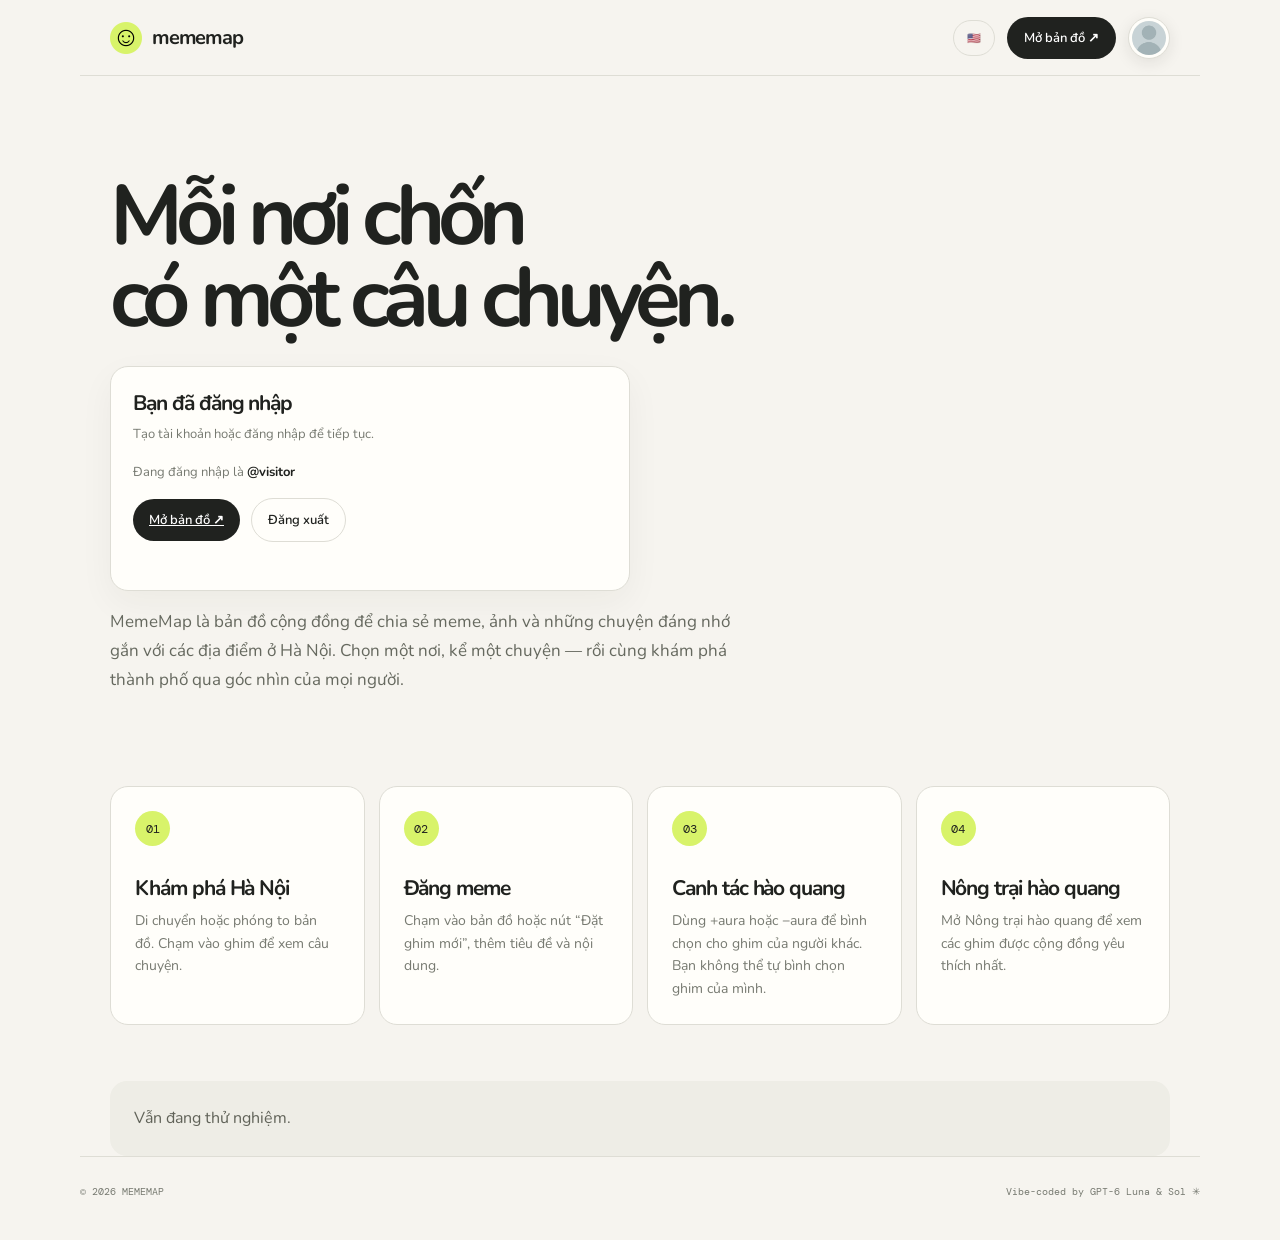
<file: index.html>
<!doctype html>
<html lang="vi">
<head>
<meta charset="utf-8">
<meta name="viewport" content="width=device-width, initial-scale=1">
<meta name="theme-color" content="#f6f4ef">
<meta name="description" content="MemeMap — hướng dẫn ghim meme và câu chuyện lên bản đồ Hà Nội.">
<title>MemeMap — Trang chính</title>
<link rel="icon" type="image/png" sizes="64x64" href="/assets/icon-64x.png">
<link rel="preconnect" href="https://fonts.googleapis.com">
<link rel="preconnect" href="https://fonts.gstatic.com" crossorigin>
<link href="https://fonts.googleapis.com/css2?family=DM+Mono:wght@400;500&family=Nunito:wght@400;500;600;700;800&display=swap" rel="stylesheet">
<link rel="stylesheet" href="/assets/css/shared.css">
<link rel="stylesheet" href="/assets/css/home.css">
</head>
<body>
<header class="shell top">
<a class="brand" href="index.html">
<img class="mark" src="/assets/icon-128x.png" alt=""> mememap</a>
<div class="actions">
<button class="lang" id="lang" type="button" aria-label="Chuyển sang tiếng Anh" title="Chuyển sang tiếng Anh">🇺🇸</button>
<a class="button" id="headerMapLink" href="landing.html" data-i="open">Mở bản đồ ↗</a>
<button class="profile-trigger" id="profileButton" type="button" aria-label="Hồ sơ người dùng" hidden>
<img src="/assets/default-profile-picture.webp" alt="">
</button>
</div>
</header>
<section class="profile-overlay popup-overlay" id="profileOverlay" role="dialog" aria-modal="true" aria-label="Hồ sơ người dùng">
<div class="profile-card popup-card">
<button class="profile-close" id="profileClose" type="button" aria-label="Đóng">×</button>
<button class="profile-avatar-button" id="profileAvatarButton" type="button" aria-label="Change profile picture" title="Change profile picture">
<img class="profile-avatar" id="profileAvatar" src="/assets/default-profile-picture.webp" alt="">
<span class="profile-avatar-edit" aria-hidden="true">✎</span>
</button>
<input class="profile-avatar-input" id="profileAvatarInput" type="file" accept=".jpg,.jpeg,.png,.webp,image/jpeg,image/png,image/webp" hidden>
<strong class="profile-name" id="profileName">
</strong>
<span class="profile-username" id="profileUsername">
</span>
<span class="profile-location" id="profileCity">Hà Nội</span>
<div class="profile-stats" id="profileStats">0 meme • 0 aura</div>
<button class="profile-logout" id="profileLogoutButton" type="button" data-i="logout">Đăng xuất</button>
</div>
</section>
<main class="shell">
<section class="intro">
<h1 data-i="title">Mỗi nơi chốn<br>có một câu chuyện.</h1>
<section class="auth-card" id="authCard" aria-labelledby="authTitle">
<h2 id="authTitle" data-i="authTitle">Đăng nhập để mở bản đồ</h2>
<p class="auth-lead" data-i="authLead">Tạo tài khoản hoặc đăng nhập để tiếp tục.</p>
<div id="authFormState">
<div class="auth-tabs">
<button id="loginTab" class="active" type="button" data-i="loginTab">Đăng nhập</button>
<button id="registerTab" type="button" data-i="registerTab">Đăng ký</button>
</div>
<form id="authForm">
<div class="auth-field auth-hidden" id="nameField">
<label for="accountName" data-i="nameLabel">Tên hiển thị</label>
<input id="accountName" name="name" maxlength="60" autocomplete="name">
</div>
<div class="auth-field" id="usernameField">
<label for="accountUsername" data-i="usernameLabel">Username</label>
<input id="accountUsername" name="username" type="text" minlength="3" maxlength="24" pattern="[A-Za-z0-9][A-Za-z0-9._]{1,22}[A-Za-z0-9]" autocapitalize="off" spellcheck="false" autocomplete="username" required>
<small class="auth-help" data-i="usernameHint">3–24 ký tự; chỉ dùng chữ không dấu, số, dấu chấm (.) và gạch dưới (_).</small>
</div>
<div class="auth-field">
<label for="accountPassword" data-i="passwordLabel">Mật khẩu</label>
<input id="accountPassword" name="password" type="password" minlength="8" maxlength="256" autocomplete="current-password" required>
<small class="auth-help" data-i="passwordHint">Tối thiểu 8 ký tự; chấp nhận chữ hoa, chữ thường, số và ký tự đặc biệt (không có dấu cách).</small>
</div>
<button class="auth-submit" id="authSubmit" type="submit" data-i="loginSubmit">Đăng nhập</button>
</form>
</div>
<div class="auth-state" id="authSignedIn">
<p>
<span data-i="signedInAs">Đang đăng nhập là</span>
<strong id="signedInUsername">
</strong>
</p>
<a class="auth-map" href="landing.html" data-i="continueMap">Mở bản đồ ↗</a>
<button class="auth-logout" id="logoutButton" type="button" data-i="logout">Đăng xuất</button>
</div>
<div class="auth-message" id="authMessage" role="status" aria-live="polite">
</div>
</section>
<p class="intro-copy" data-i="desc">MemeMap là bản đồ cộng đồng để chia sẻ meme, ảnh và những chuyện đáng nhớ gắn với các địa điểm ở Hà Nội. Chọn một nơi, kể một chuyện — rồi cùng khám phá thành phố qua góc nhìn của mọi người.</p>
</section>
<section class="steps" id="how" aria-label="Cách sử dụng">
<article class="step">
<div class="num">01</div>
<h2 data-i="s1h">Khám phá Hà Nội</h2>
<p data-i="s1p">Di chuyển hoặc phóng to bản đồ. Chạm vào ghim để xem câu chuyện.</p>
</article>
<article class="step">
<div class="num">02</div>
<h2 data-i="s2h">Đăng meme</h2>
<p data-i="s2p">Chạm vào bản đồ hoặc nút “Đặt ghim mới”, thêm tiêu đề và nội dung.</p>
</article>
<article class="step">
<div class="num">03</div>
<h2 data-i="s3h">Canh tác hào quang</h2>
<p data-i="s3p">Dùng +aura hoặc −aura để bình chọn cho ghim của người khác. Bạn không thể tự bình chọn ghim của mình.</p>
</article>
<article class="step">
<div class="num">04</div>
<h2 data-i="s4h">Nông trại hào quang</h2>
<p data-i="s4p">Mở Nông trại hào quang để xem các ghim được cộng đồng yêu thích nhất.</p>
</article>
</section>
<aside class="note" data-i="note">Vẫn đang thử nghiệm.</aside>
</main>
<footer class="shell bottom">
<span>© 2026 MEMEMAP</span>
<span data-i="footer">Vibe-coded by GPT-6 Luna &amp; Sol ✳</span>
</footer>
<script src="/assets/js/shared.js">
</script>
<script src="/assets/js/api.js"></script>
<script src="/assets/js/home.js">
</script>
</body>
</html>
</file>
<file: assets/css/shared.css>
/* Shared typography, popup motion and profile components. */
:root {
  --ink:#20221f;
  --muted:#777a71;
  --paper:#f6f4ef;
  --card:#fffefa;
  --line:#deddd5;
  --lime:#d8f36a;
  --coral:#ff705e;
  --sans:'Nunito',sans-serif;
  --mono:'DM Mono',monospace
}

@media(max-width:600px) {
  button,a,input,select,textarea,.top,.drawer-toggle-group,.toggle,.map-hint,
  .popup-overlay,.popup-card,.maplibregl-popup {
    touch-action:manipulation
  }
}

.popup-overlay {
  display:flex;
  opacity:0;
  visibility:hidden;
  pointer-events:none;
  transition:opacity .24s ease,visibility .24s ease;
  background:#171814a8
}

.popup-overlay.open {
  opacity:1;
  visibility:visible;
  pointer-events:auto
}

.popup-card {
  opacity:0;
  transform:translateY(12px) scale(.985);
  transition:opacity .24s ease,transform .24s ease
}

.popup-overlay.open .popup-card {
  opacity:1;
  transform:translateY(0) scale(1)
}

.profile-trigger {
  width:42px;
  height:42px;
  flex:none;
  padding:3px;
  display:grid;
  place-items:center;
  overflow:hidden;
  border:1px solid var(--line);
  border-radius:50%;
  background:var(--card);
  box-shadow:0 4px 16px #20221f18
}

.profile-trigger img {
  display:block;
  width:100%;
  height:100%;
  border-radius:50%;
  object-fit:cover
}

.profile-overlay {
  position:fixed;
  inset:0;
  z-index:1500;
  align-items:center;
  justify-content:center;
  padding:18px
}

.profile-card {
  position:relative;
  width:min(360px,100%);
  padding:28px 22px 23px;
  border:1px solid var(--line);
  border-radius:20px;
  background:var(--card);
  box-shadow:0 24px 80px #0004;
  text-align:center
}

.profile-close {
  position:absolute;
  top:12px;
  right:12px;
  width:32px;
  height:32px;
  padding:0;
  border:1px solid var(--line);
  border-radius:50%;
  background:transparent;
  color:var(--ink);
  font-size:20px
}

.profile-avatar-button[hidden] {
  display:none!important
}

.profile-avatar-button:disabled {
  cursor:default
}

.profile-avatar-button:disabled .profile-avatar-edit {
  display:none
}

.profile-avatar-button:disabled:hover .profile-avatar-edit {
  transform:none
}

.profile-avatar-button {
  position:relative;
  width:80px;
  height:80px;
  display:block;
  margin:4px auto 14px;
  padding:2px!important;
  border:0!important;
  border-radius:50%!important;
  background:transparent!important;
  box-shadow:none!important;
  cursor:pointer
}

.profile-avatar-button:hover .profile-avatar-edit {
  transform:scale(1.08)
}

.profile-avatar {
  width:76px;
  height:76px;
  display:block;
  border:2px solid var(--line);
  border-radius:50%;
  object-fit:cover
}

.profile-avatar-edit {
  position:absolute;
  right:0;
  bottom:0;
  width:25px;
  height:25px;
  display:grid;
  place-items:center;
  border:2px solid var(--card);
  border-radius:50%;
  background:var(--ink);
  color:#fff;
  font-size:13px;
  line-height:1;
  transition:transform .15s
}

.profile-avatar-input {
  display:none
}

.profile-name {
  display:block;
  font-size:20px;
  letter-spacing:-.04em
}

.profile-username {
  display:block;
  margin-top:4px;
  color:var(--muted);
  font:12px var(--mono)
}

.profile-location {
  display:block;
  margin-top:15px;
  color:var(--muted);
  font-size:12px
}

.profile-stats {
  margin:20px auto 0;
  padding:12px;
  border:1px solid var(--line);
  border-radius:12px;
  background:#f7f8f2;
  color:var(--ink);
  font:600 13px var(--mono)
}

.profile-logout {
  display:none;
  width:100%;
  margin:14px 0 0;
  padding:13px 0 0;
  border:0;
  border-top:1px solid var(--line);
  border-radius:0;
  background:transparent;
  color:#b14336;
  font:600 13px var(--sans);
  cursor:pointer
}

.profile-overlay.own-profile-view .profile-logout {
  display:block
}

.profile-logout:hover:not(:disabled) {
  text-decoration:underline;
  text-underline-offset:3px
}

.profile-logout:disabled {
  opacity:.5;
  cursor:default
}

.profile-logout:focus-visible {
  outline:2px solid var(--ink);
  outline-offset:3px
}
</file>
<file: assets/css/home.css>
* {
  box-sizing:border-box
}

body {
  margin:0;
  background:var(--paper);
  color:var(--ink);
  font-family:var(--sans)
}

.shell {
  max-width:1120px;
  margin:auto;
  padding:0 30px
}

.top {
  height:76px;
  border-bottom:1px solid var(--line);
  display:flex;
  align-items:center;
  justify-content:space-between
}

.brand {
  display:flex;
  align-items:center;
  gap:10px;
  color:var(--ink);
  font-size:20px;
  font-weight:700;
  letter-spacing:-.06em;
  text-decoration:none
}

.mark {
  width:32px;
  height:32px;
  display:block;
  flex:none;
  object-fit:contain
}

.actions {
  display:flex;
  align-items:center;
  gap:12px
}

a.button,button {
  font:600 13px var(--sans);
  border:0;
  border-radius:999px;
  padding:12px 17px;
  background:var(--ink);
  color:white;
  text-decoration:none;
  cursor:pointer
}

.lang {
  background:transparent;
  color:var(--ink);
  border:1px solid var(--line);
  font:11px var(--mono);
  padding:10px 13px
}

.intro {
  padding:82px 0 57px
}

.eyebrow,.kicker {
  text-transform:uppercase;
  color:var(--muted);
  font:10px var(--mono);
  letter-spacing:.12em
}

.intro h1 {
  font-size:clamp(47px,8vw,84px);
  line-height:.98;
  letter-spacing:-.08em;
  margin:18px 0
}

.intro p {
  font-size:17px;
  line-height:1.7;
  color:#66695f;
  max-width:650px
}

.steps {
  display:grid;
  grid-template-columns:repeat(4,1fr);
  gap:14px;
  margin:18px 0 56px
}

.step {
  background:var(--card);
  border:1px solid var(--line);
  border-radius:18px;
  padding:24px;
  min-height:210px
}

.num {
  width:35px;
  height:35px;
  display:grid;
  place-items:center;
  border-radius:50%;
  background:var(--lime);
  font:12px var(--mono)
}

.step h2 {
  font-size:21px;
  letter-spacing:-.05em;
  margin:28px 0 8px
}

.step p {
  font-size:14px;
  line-height:1.6;
  color:var(--muted);
  margin:0
}

.note {
  padding:24px;
  border-radius:17px;
  background:#eeede6;
  line-height:1.7;
  color:#606258
}

.bottom {
  padding:28px 0 42px;
  display:flex;
  justify-content:space-between;
  gap:20px;
  color:var(--muted);
  border-top:1px solid var(--line);
  font:10px var(--mono)
}

@media(max-width:900px) {
  .steps {
    grid-template-columns:repeat(2,1fr)
  }

}

@media(max-width:650px) {
  .shell {
    padding:0 18px
  }

  .top {
    height:66px
  }

  .steps {
    grid-template-columns:1fr
  }

  .intro {
    padding:56px 0 35px
  }

  .step {
    min-height:0
  }

  .step h2 {
    margin-top:20px
  }

  .bottom {
    flex-direction:column
  }

  .intro p {
    font-size:15px
  }

}

.auth-card {
  max-width:520px;
  margin-top:25px;
  padding:22px;
  border:1px solid var(--line);
  border-radius:18px;
  background:var(--card);
  box-shadow:0 12px 35px #20221f0c
}

.auth-card h2 {
  font-size:21px;
  letter-spacing:-.05em;
  margin:0 0 6px
}

.auth-lead {
  font-size:13px!important;
  margin:0 0 16px;
  color:var(--muted)!important
}

.auth-tabs {
  display:flex;
  gap:7px;
  padding:4px;
  background:#eeede6;
  border-radius:999px;
  margin-bottom:16px
}

.auth-tabs button {
  flex:1;
  border:0;
  border-radius:999px;
  padding:9px;
  background:transparent;
  color:var(--muted);
  font:600 12px var(--sans);
  cursor:pointer
}

.auth-tabs button.active {
  background:var(--card);
  color:var(--ink);
  box-shadow:0 1px 5px #20221f12
}

.auth-field {
  margin:11px 0
}

.auth-field label {
  display:block;
  margin-bottom:6px;
  font-size:12px;
  font-weight:600
}

.auth-field input {
  width:100%;
  padding:11px 12px;
  border:1px solid var(--line);
  border-radius:10px;
  background:white;
  outline:none
}

.auth-field input:focus {
  border-color:#a4bb60;
  box-shadow:0 0 0 3px #d8f36a50
}

.auth-help {
  display:none;
  margin-top:6px;
  color:var(--muted);
  font-size:11px;
  line-height:1.5
}

.auth-field:focus-within .auth-help {
  display:block
}

#authForm.login-mode .auth-help {
  display:none!important
}

.auth-submit,.auth-map,.auth-logout {
  font:600 13px var(--sans);
  border:0;
  border-radius:999px;
  padding:12px 16px;
  cursor:pointer
}

.auth-submit,.auth-map {
  background:var(--ink);
  color:white
}

.auth-submit {
  width:100%;
  margin-top:4px
}

.auth-message {
  min-height:18px;
  margin:8px 0 0;
  color:#b14336;
  font-size:12px;
  line-height:1.5
}

.auth-message.success {
  color:#4e7936
}

.auth-state {
  display:none
}

.auth-state p {
  margin:3px 0 15px;
  color:var(--muted);
  font-size:13px
}

.auth-state strong {
  color:var(--ink)
}

.auth-logout {
  margin-left:7px;
  background:transparent;
  border:1px solid var(--line);
  color:var(--ink)
}

.intro-copy {
  font-size:17px!important;
  line-height:1.7!important;
  color:#66695f!important;
  max-width:650px
}

.auth-hidden {
  display:none!important
}

@media(max-width:650px) {
  .auth-card {
    padding:18px
  }

  .intro-copy {
    font-size:15px!important
  }

}

@media(max-width:650px) {
  .actions {
    gap:5px
  }

  .actions .button {
    padding:10px 8px;
    font-size:10px;
    white-space:nowrap
  }

.actions .lang {
  padding:8px 9px
  }

  .profile-trigger {
    width:36px;
    height:36px
  }

}

#profileButton[hidden] {
  display:none
}

@media(max-width:650px) {
  .auth-field input {
    font-size:16px
  }
}

@media(min-width:651px) {
  .profile-overlay.own-profile-view {
    align-items:flex-start;
    justify-content:flex-end;
    padding:84px max(30px,calc((100vw - 1120px)/2 + 30px)) 18px;
    background:transparent
  }

  .profile-overlay.own-profile-view .profile-card {
    transform:translateY(12px) scale(.985)
  }

  .profile-overlay.own-profile-view.open .profile-card {
    transform:translateY(0) scale(1)
  }

}
</file>
